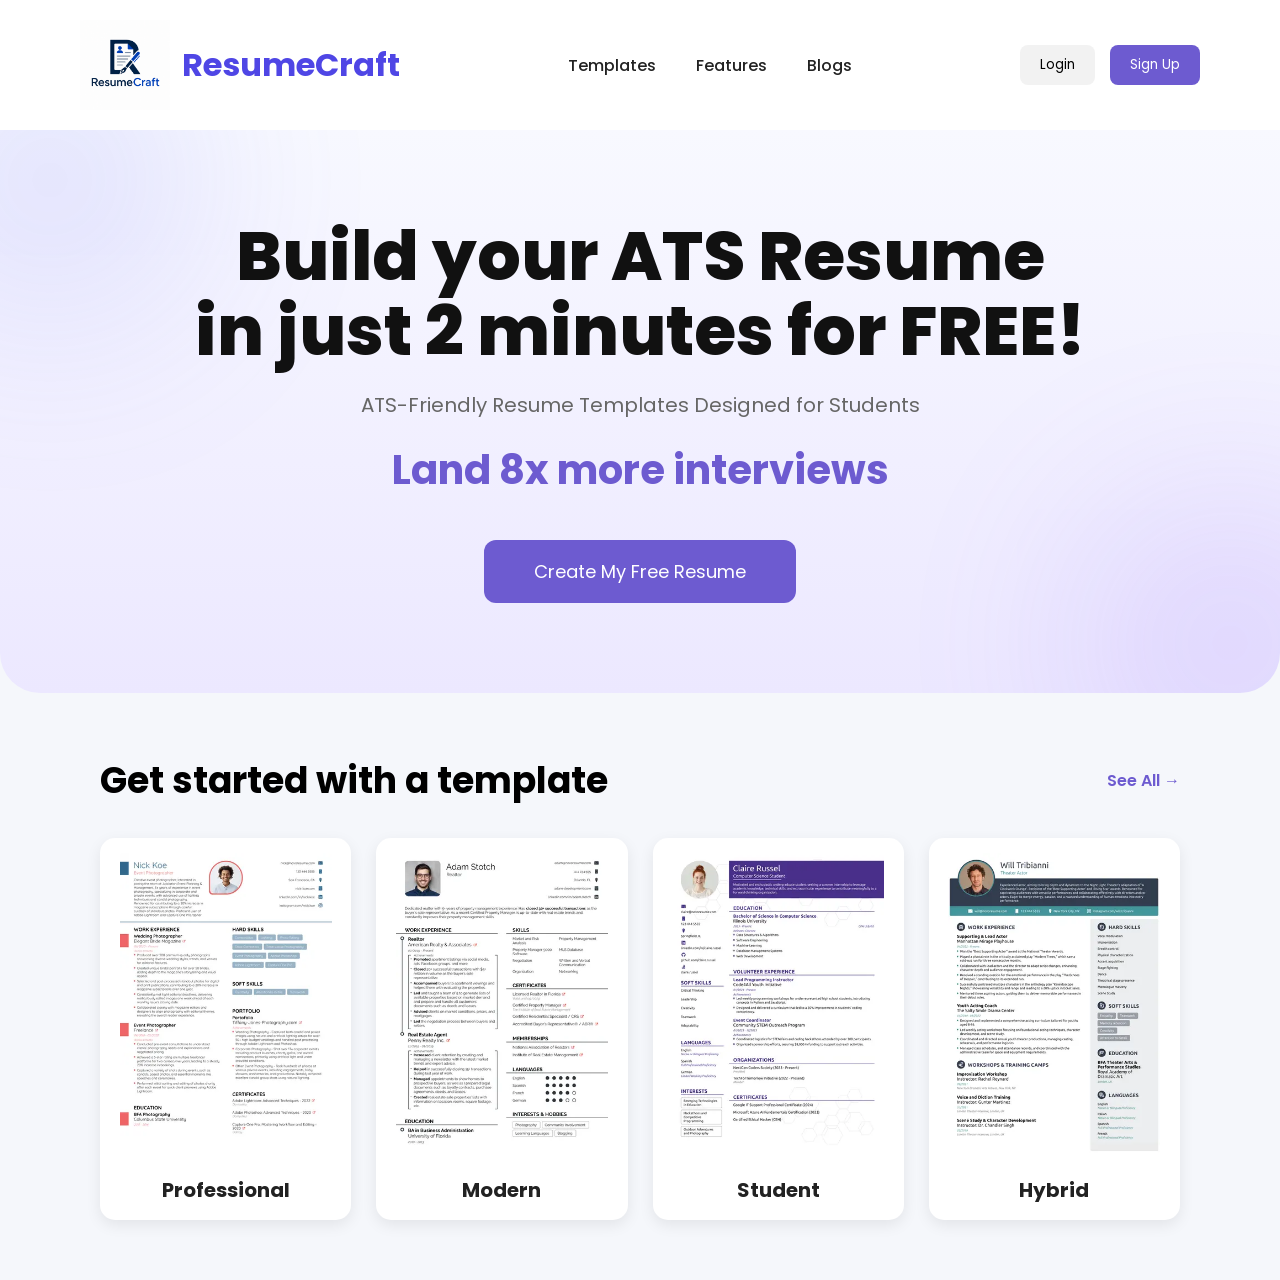
<file: index.html>
<!DOCTYPE html>
<html lang="en">
<head>
    <meta charset="UTF-8">
    <meta name="viewport" content="width=device-width, initial-scale=1.0">
    <title>ResumeCraft</title>

    <link rel="stylesheet" href="style.css">

    <link href="https://fonts.googleapis.com/css2?family=Poppins:wght@300;400;500;600;700;800&display=swap" rel="stylesheet">
</head>
<body>

    <!-- Navbar -->

    <nav class="navbar">

      <div class="nav-logo">

    <img src="images/logo.png"
         alt="ResumeCraft Logo"
         class="logo">

    <h2>ResumeCraft</h2>

</div>

        <ul class="nav-links">
            <li><a href="#">Templates</a></li>
            <li><a href="#">Features</a></li>
            <li><a href="#">Blogs</a></li>
        </ul>

        <div class="nav-buttons">
            <button class="login-btn">Login</button>
            <button class="signup-btn">Sign Up</button>
        </div>

    </nav>

    <!-- Hero -->

    <section class="hero">

        <h1>
            Build your ATS Resume
            <br>
            in just 2 minutes for FREE!
        </h1>

        <p>
            ATS-Friendly Resume Templates Designed for Students
        </p>

        <h2>
            Land 8x more interviews
        </h2>

        <a href="builder.html">
            <button class="hero-btn">
                Create My Free Resume
            </button>
        </a>

    </section>

    <!-- Templates Section -->

    <section class="templates-section">

        <div class="section-header">
            <h2>Get started with a template</h2>
            <a href="#">See All →</a>
        </div>

        <div class="templates-grid">

           <div class="template-card">
    <img src="images/Professional_Resume.png" alt="">
    <h3>Professional</h3>
</div>

<div class="template-card">
    <img src="images/Modern_Resume.png" alt="">
    <h3>Modern</h3>
</div>

<div class="template-card">
    <img src="images/Student_Resume.png" alt="">
    <h3>Student</h3>
</div>

<div class="template-card">
    <img src="images/Hybrid_Resume.png" alt="">
    <h3>Hybrid</h3>
</div>

        </div>

    </section>

</body>
</html>
</file>
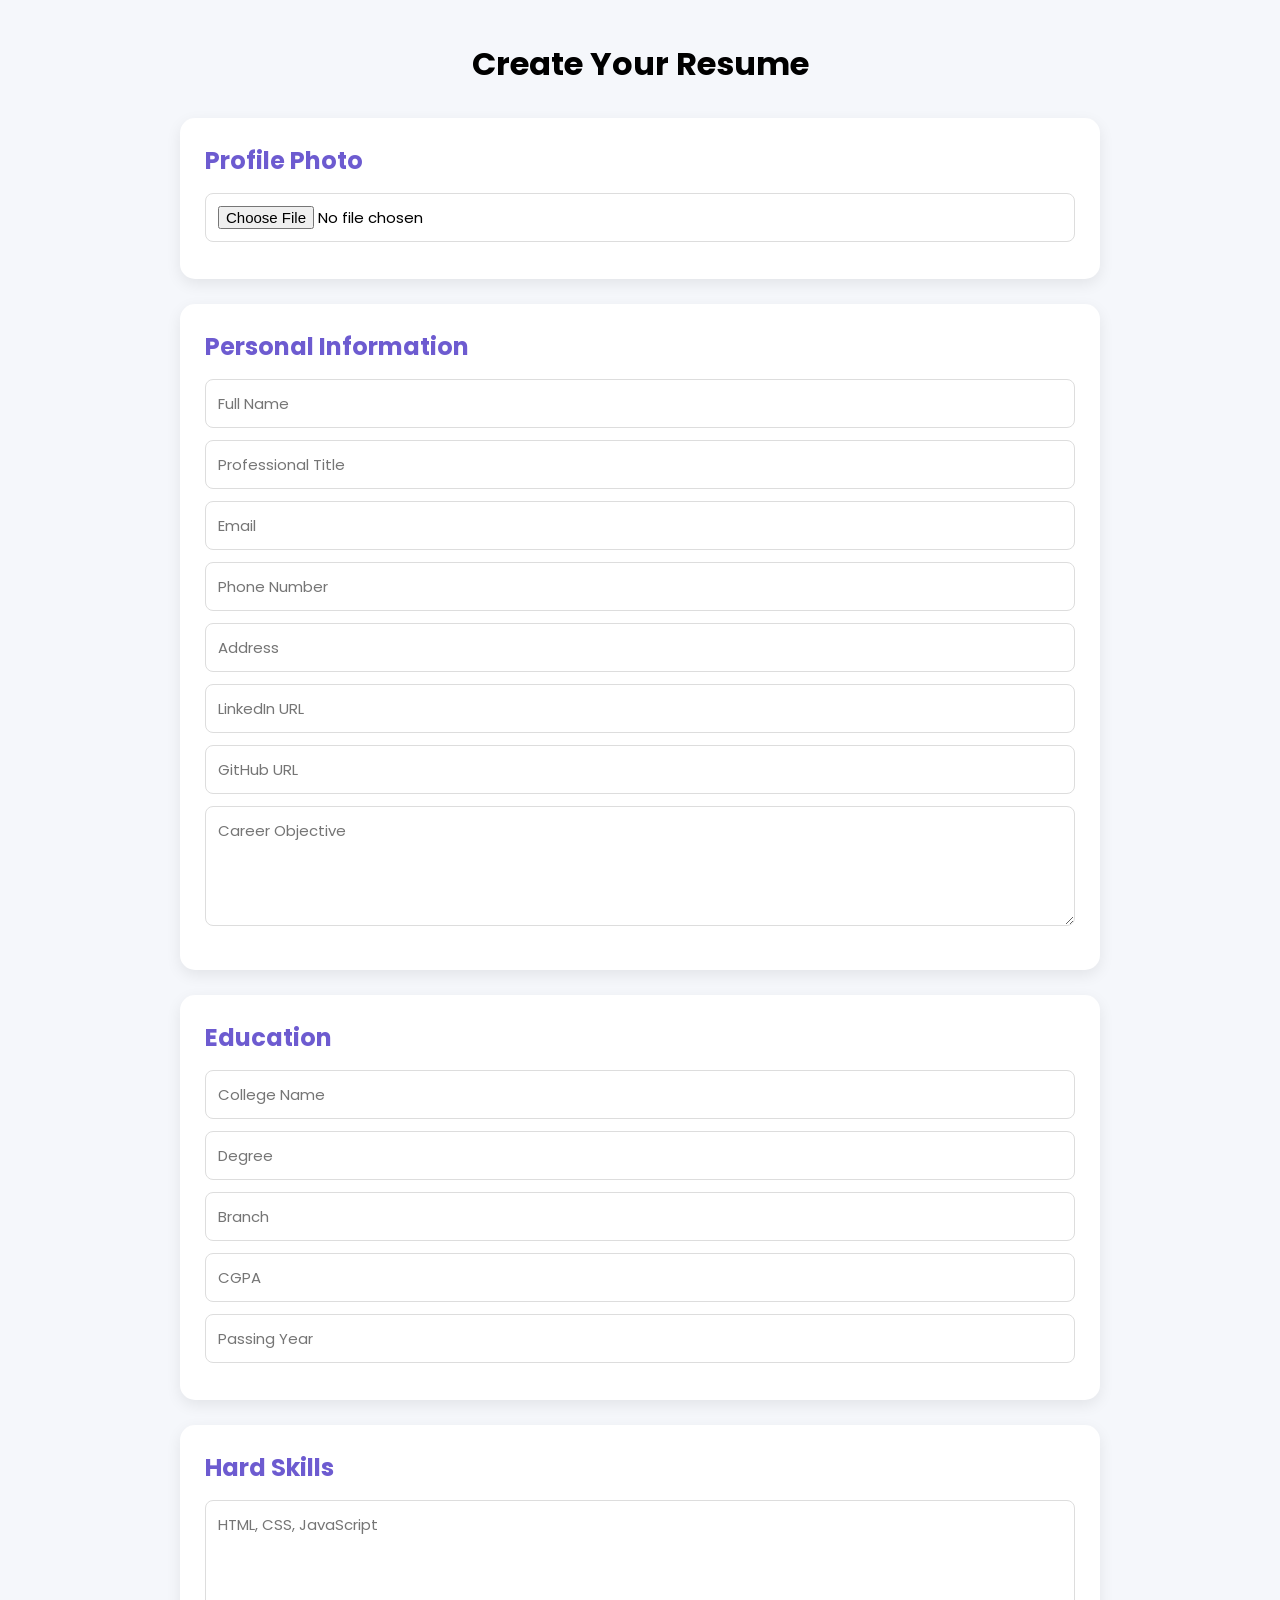
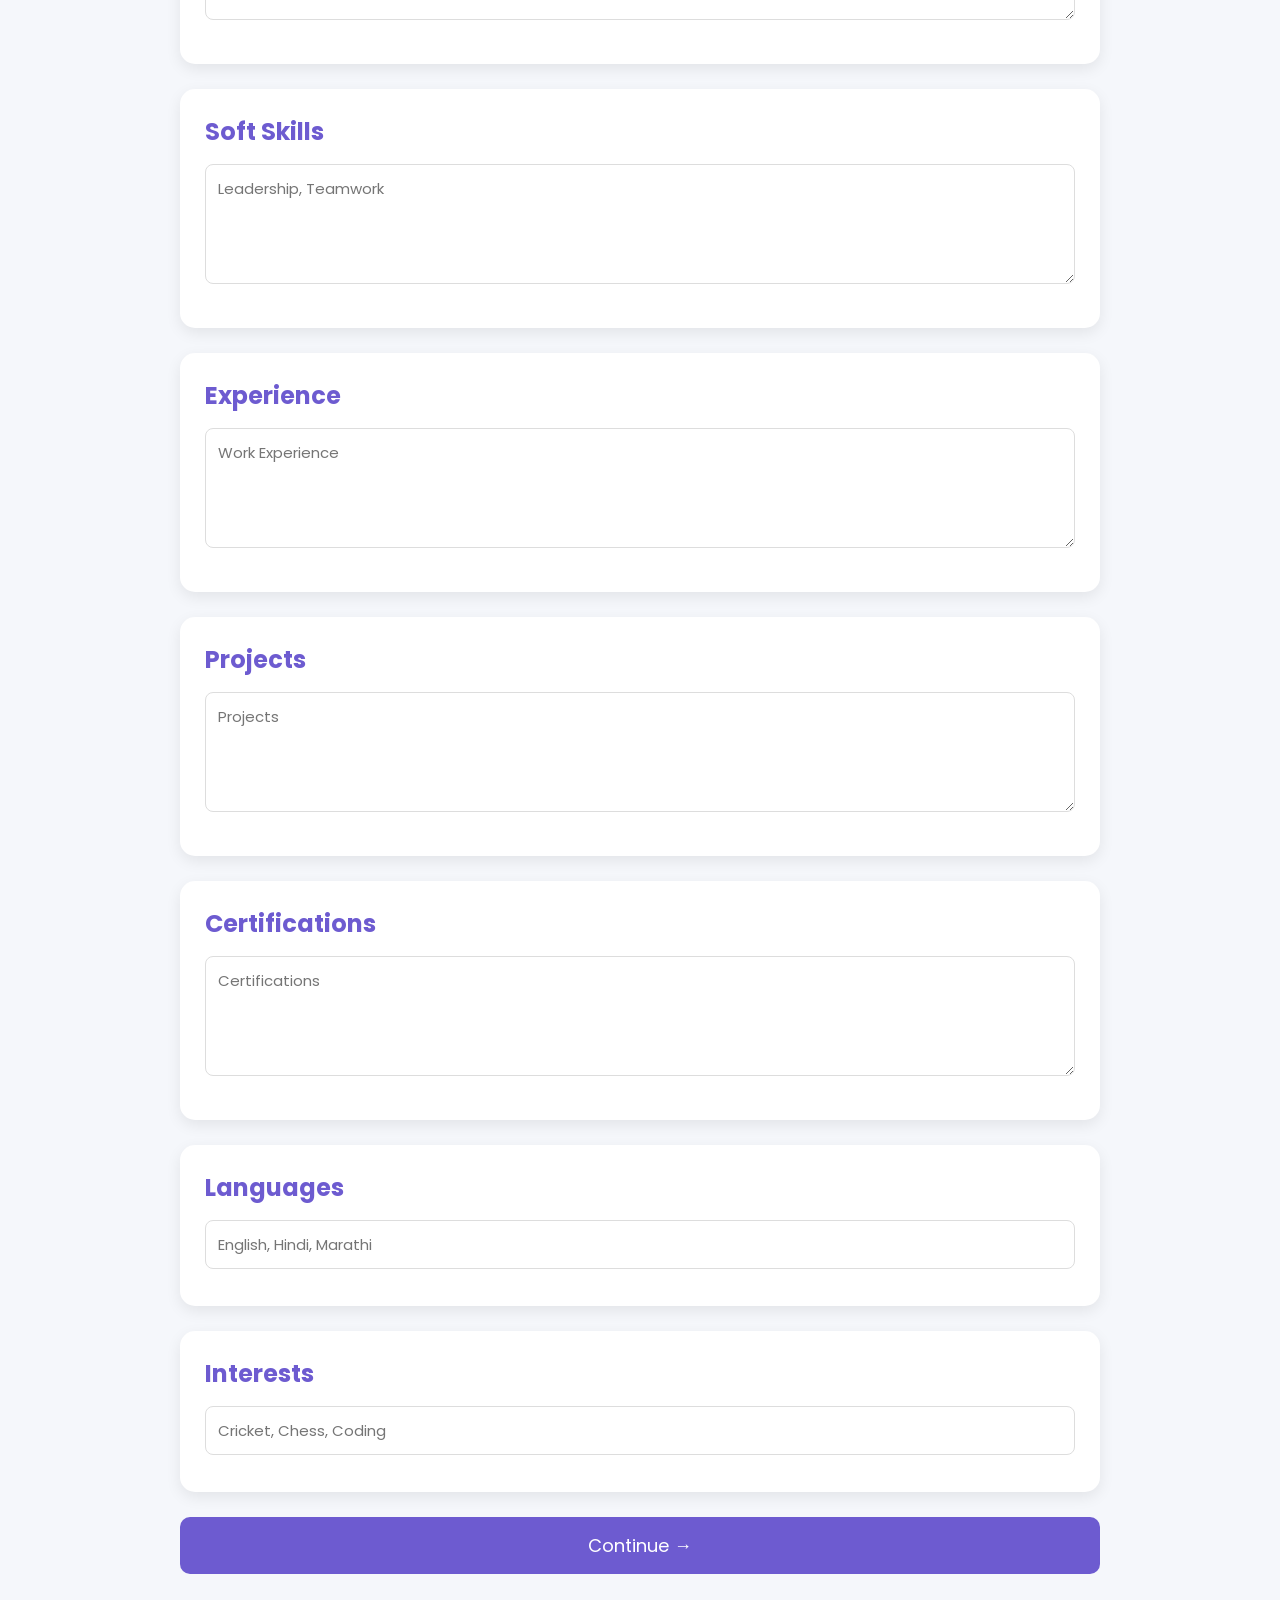
<file: builder.html>
<!DOCTYPE html>
<html lang="en">
<head>
<meta charset="UTF-8">
<meta name="viewport" content="width=device-width, initial-scale=1.0">
<title>Resume Builder</title>

<link rel="stylesheet" href="builder.css">

<link href="https://fonts.googleapis.com/css2?family=Poppins:wght@300;400;500;600;700&display=swap" rel="stylesheet">

</head>
<body>

<div class="container">

    <h1>Create Your Resume</h1>

    <form id="resumeForm">

        <div class="section">

            <h2>Profile Photo</h2>

            <input type="file"
                   id="photo"
                   accept="image/*">

           <img id="previewImage"
     style="width:120px;
     height:120px;
     border-radius:50%;
     display:none;">

        </div>

        <div class="section">

            <h2>Personal Information</h2>

            <input type="text" id="name" placeholder="Full Name">

            <input type="text" id="title" placeholder="Professional Title">

            <input type="email" id="email" placeholder="Email">

            <input type="text" id="phone" placeholder="Phone Number">

            <input type="text" id="address" placeholder="Address">

            <input type="text" id="linkedin" placeholder="LinkedIn URL">

            <input type="text" id="github" placeholder="GitHub URL">

            <textarea id="objective"
            placeholder="Career Objective"></textarea>

        </div>

        <div class="section">

            <h2>Education</h2>

            <input type="text" id="college"
            placeholder="College Name">

            <input type="text" id="degree"
            placeholder="Degree">

            <input type="text" id="branch"
            placeholder="Branch">

            <input type="text" id="cgpa"
            placeholder="CGPA">

            <input type="text" id="year"
            placeholder="Passing Year">

        </div>

        <div class="section">

            <h2>Hard Skills</h2>

            <textarea id="hardSkills"
            placeholder="HTML, CSS, JavaScript"></textarea>

        </div>

        <div class="section">

            <h2>Soft Skills</h2>

            <textarea id="softSkills"
            placeholder="Leadership, Teamwork"></textarea>

        </div>

        <div class="section">

            <h2>Experience</h2>

            <textarea id="experience"
            placeholder="Work Experience"></textarea>

        </div>

        <div class="section">

            <h2>Projects</h2>

            <textarea id="projects"
            placeholder="Projects"></textarea>

        </div>

        <div class="section">

            <h2>Certifications</h2>

            <textarea id="certifications"
            placeholder="Certifications"></textarea>

        </div>

        <div class="section">

            <h2>Languages</h2>

            <input type="text"
            id="languages"
            placeholder="English, Hindi, Marathi">

        </div>

        <div class="section">

            <h2>Interests</h2>

            <input type="text"
            id="interests"
            placeholder="Cricket, Chess, Coding">

        </div>

        <button type="button"
                id="continueBtn">

            Continue →

        </button>

    </form>

</div>

<script src="builder.js"></script>

</body>
</html>
</file>
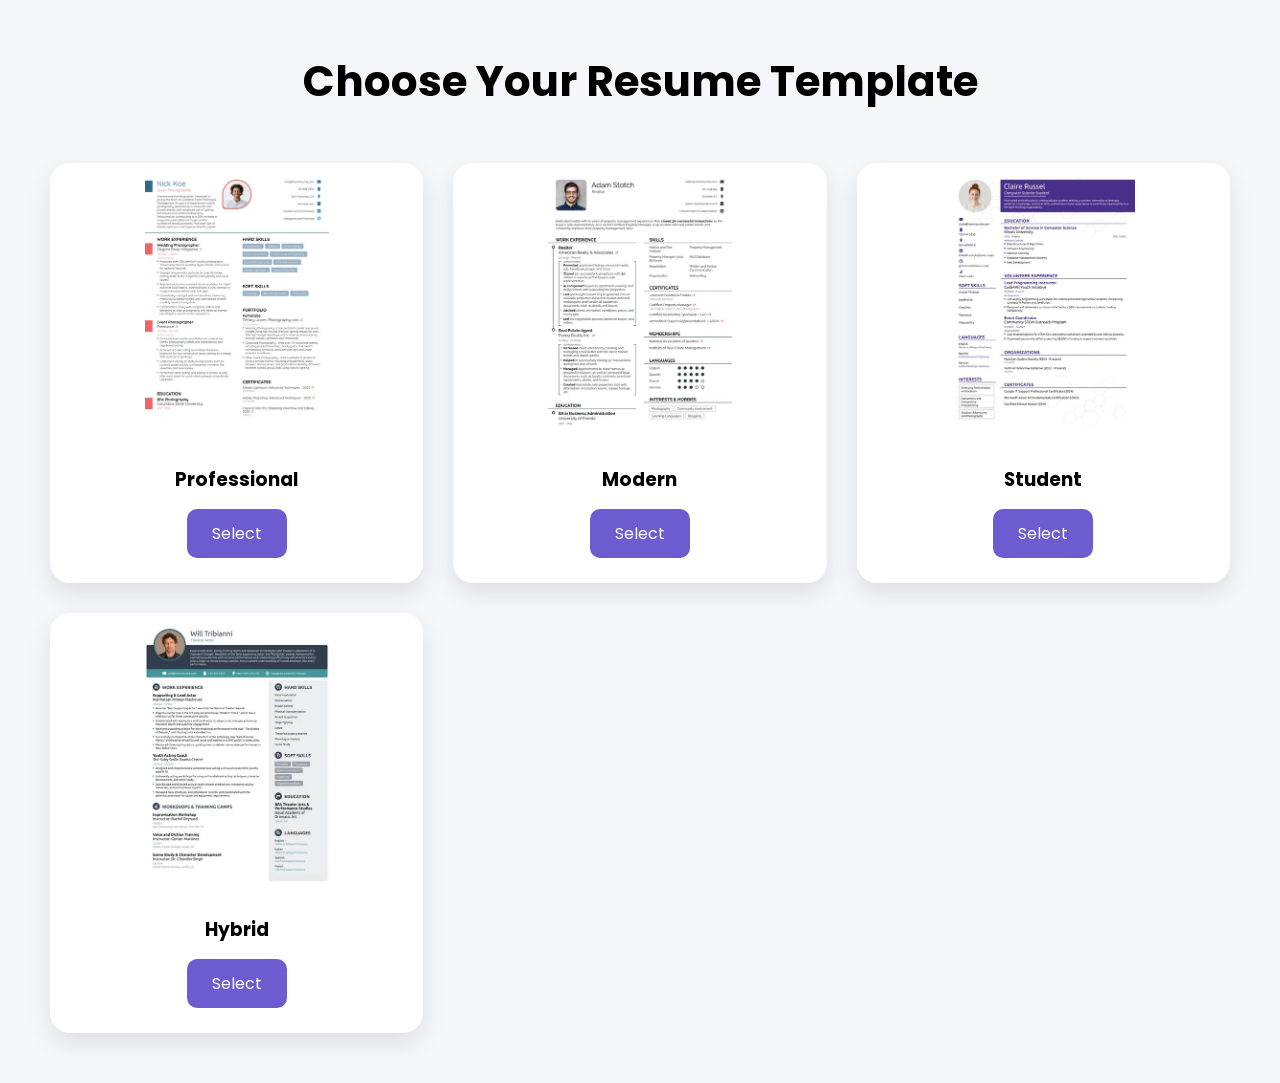
<file: templates.html>
<!DOCTYPE html>
<html lang="en">
<head>
    <meta charset="UTF-8">
    <meta name="viewport" content="width=device-width, initial-scale=1.0">
    <title>Choose Template</title>

    <link rel="stylesheet" href="templates.css">

    <link href="https://fonts.googleapis.com/css2?family=Poppins:wght@300;400;500;600;700;800&display=swap" rel="stylesheet">
</head>
<body>

    <div class="container">

        <h1>Choose Your Resume Template</h1>

        <div class="template-grid">

            <!-- Professional -->

            <div class="template-card">

                <img src="images/Professional_Resume.png"
                     alt="Professional Resume">

                <h3>Professional</h3>

                <button onclick="selectTemplate('professional')">
                    Select
                </button>

            </div>

            <!-- Modern -->

            <div class="template-card">

                <img src="images/Modern_Resume.png"
                     alt="Modern Resume">

                <h3>Modern</h3>

                <button onclick="selectTemplate('modern')">
                    Select
                </button>

            </div>

            <!-- Student -->

            <div class="template-card">

                <img src="images/Student_Resume.png"
                     alt="Student Resume">

                <h3>Student</h3>

                <button onclick="selectTemplate('student')">
                    Select
                </button>

            </div>

            <!-- Hybrid -->

            <div class="template-card">

                <img src="images/Hybrid_Resume.png"
                     alt="Hybrid Resume">

                <h3>Hybrid</h3>

                <button onclick="selectTemplate('hybrid')">
                    Select
                </button>

            </div>

        </div>

    </div>

    <script src="templates.js"></script>

</body>
</html>
</file>
<file: style.css>
*{
    margin:0;
    padding:0;
    box-sizing:border-box;
    font-family:'Poppins',sans-serif;
}

body{
    background:#f5f7fb;
}

/* Navbar */

.navbar{
    display:flex;
    justify-content:space-between;
    align-items:center;
    padding:20px 80px;
    background:white;
}

.nav-logo{
    display:flex;
    align-items:center;
    gap:12px;
}

.logo{
    width:90px;
    height:90px;
    object-fit:contain;
}

.nav-logo h2{
    font-size:32px;
    font-weight:700;
    color:#4f46e5;
}

.nav-links{
    display:flex;
    list-style:none;
    gap:40px;
}

.nav-links a{
    text-decoration:none;
    color:#222;
    font-weight:500;
}

.nav-buttons{
    display:flex;
    gap:15px;
}

.login-btn{
    padding:10px 20px;
    border:none;
    border-radius:8px;
    background:#f2f2f2;
    cursor:pointer;
}

.signup-btn{
    padding:10px 20px;
    border:none;
    border-radius:8px;
    background:#6d5bd0;
    color:white;
    cursor:pointer;
}

/* Hero Section */

.hero{
    position:relative;
    overflow:hidden;

    background:linear-gradient(
        180deg,
        #f8f9ff,
        #ece8ff
    );

    text-align:center;
    padding:90px 20px;
    border-radius:0 0 40px 40px;
}

.hero::before{
    content:"";
    position:absolute;
    width:300px;
    height:300px;
    background:#6366f1;
    opacity:0.15;
    filter:blur(100px);
    border-radius:50%;
    top:-100px;
    left:-100px;
}

.hero::after{
    content:"";
    position:absolute;
    width:300px;
    height:300px;
    background:#8b5cf6;
    opacity:0.15;
    filter:blur(100px);
    border-radius:50%;
    bottom:-100px;
    right:-100px;
}

.hero h1{
    font-size:68px;
    font-weight:800;
    line-height:1.1;
    color:#111;
    position:relative;
    z-index:2;
}

.hero p{
    margin-top:20px;
    font-size:20px;
    color:#666;
    position:relative;
    z-index:2;
}

.hero h2{
    margin-top:20px;
    font-size:40px;
    color:#6d5bd0;
    position:relative;
    z-index:2;
}

.hero-btn{
    margin-top:40px;
    padding:18px 50px;
    border:none;
    border-radius:12px;
    background:#6d5bd0;
    color:white;
    font-size:18px;
    cursor:pointer;
    transition:0.3s;
    position:relative;
    z-index:2;
}

.hero-btn:hover{
    transform:translateY(-3px);
}

/* Templates */

.templates-section{
    padding:60px 100px;
}

.section-header{
    display:flex;
    justify-content:space-between;
    align-items:center;
    margin-bottom:30px;
}

.section-header h2{
    font-size:36px;
}

.section-header a{
    text-decoration:none;
    color:#6d5bd0;
    font-weight:600;
}

.templates-grid{
    display:grid;
    grid-template-columns:repeat(4,1fr);
    gap:25px;
}

.template-card{
    background:white;
    border-radius:15px;
    padding:15px;
    text-align:center;
    box-shadow:0 5px 15px rgba(0,0,0,0.08);
    transition:0.3s;
}

.template-card:hover{
    transform:translateY(-5px);
}

.template-card img{
    width:100%;
    height:300px;
    object-fit:contain;
    border-radius:10px;
}
.template-card h3{
    margin-top:15px;
    font-size:20px;
    color:#222;
}
</file>
<file: builder.css>
*{
    margin:0;
    padding:0;
    box-sizing:border-box;
    font-family:'Poppins',sans-serif;
}

body{
    background:#f5f7fb;
}

.container{
    max-width:1000px;
    margin:auto;
    padding:40px;
}

h1{
    text-align:center;
    margin-bottom:30px;
}

.section{
    background:white;
    padding:25px;
    margin-bottom:25px;
    border-radius:15px;
    box-shadow:0 5px 15px rgba(0,0,0,0.08);
}

.section h2{
    margin-bottom:15px;
    color:#6d5bd0;
}

input,
textarea{
    width:100%;
    padding:12px;
    margin-bottom:12px;
    border:1px solid #ddd;
    border-radius:8px;
    font-size:15px;
}

textarea{
    min-height:120px;
    resize:vertical;
}

#previewImage{
    width:120px;
    height:120px;
    border-radius:50%;
    object-fit:cover;
    margin-top:15px;
    display:none;
}

#continueBtn{
    width:100%;
    padding:15px;
    border:none;
    border-radius:10px;
    background:#6d5bd0;
    color:white;
    font-size:18px;
    cursor:pointer;
}

#continueBtn:hover{
    opacity:0.9;
}
</file>
<file: templates.css>
*{
    margin:0;
    padding:0;
    box-sizing:border-box;
    font-family:'Poppins',sans-serif;
}

body{
    background:#f5f7fb;
    padding:50px;
}

.container{
    max-width:1400px;
    margin:auto;
}

h1{
    text-align:center;
    margin-bottom:50px;
    font-size:42px;
}

.template-grid{
    display:grid;
    grid-template-columns:repeat(auto-fit,minmax(280px,1fr));
    gap:30px;
}

.template-card{
    background:white;
    border-radius:20px;
    overflow:hidden;
    box-shadow:0 10px 25px rgba(0,0,0,0.1);
    transition:0.3s;
    min-height: 420px;
}

.template-card:hover{
    transform:translateY(-8px);
}

.template-card img{
    width:100%;
    height: 280px;
    object-fit:contain;
    background: white;
    padding: 10px;
}

.template-card h3{
    text-align:center;
    margin:15px 0;
}

.template-card button{
    display:block;
    margin:15px auto 25px;
    padding:12px 25px;
    border:none;
    border-radius:10px;
    background:#6d5bd0;
    color:white;
    cursor:pointer;
    font-size:16px;
}
</file>
